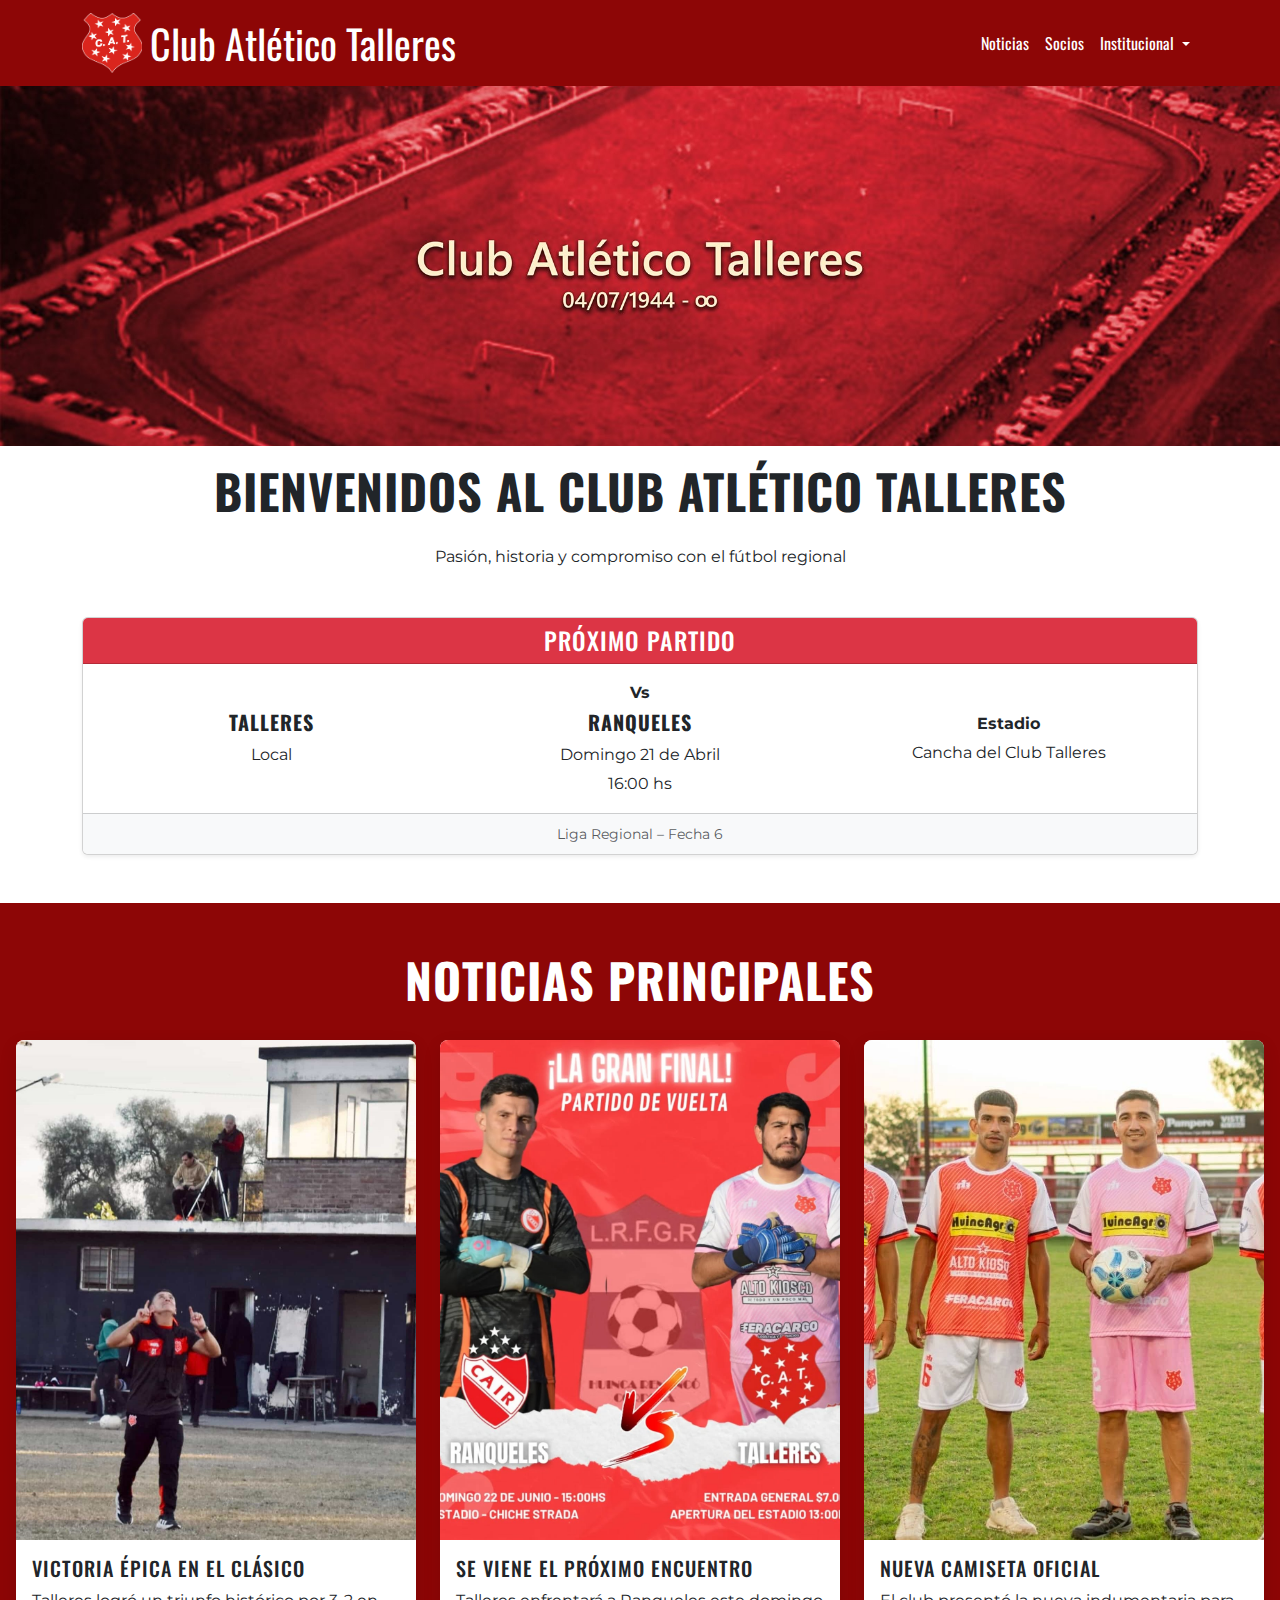
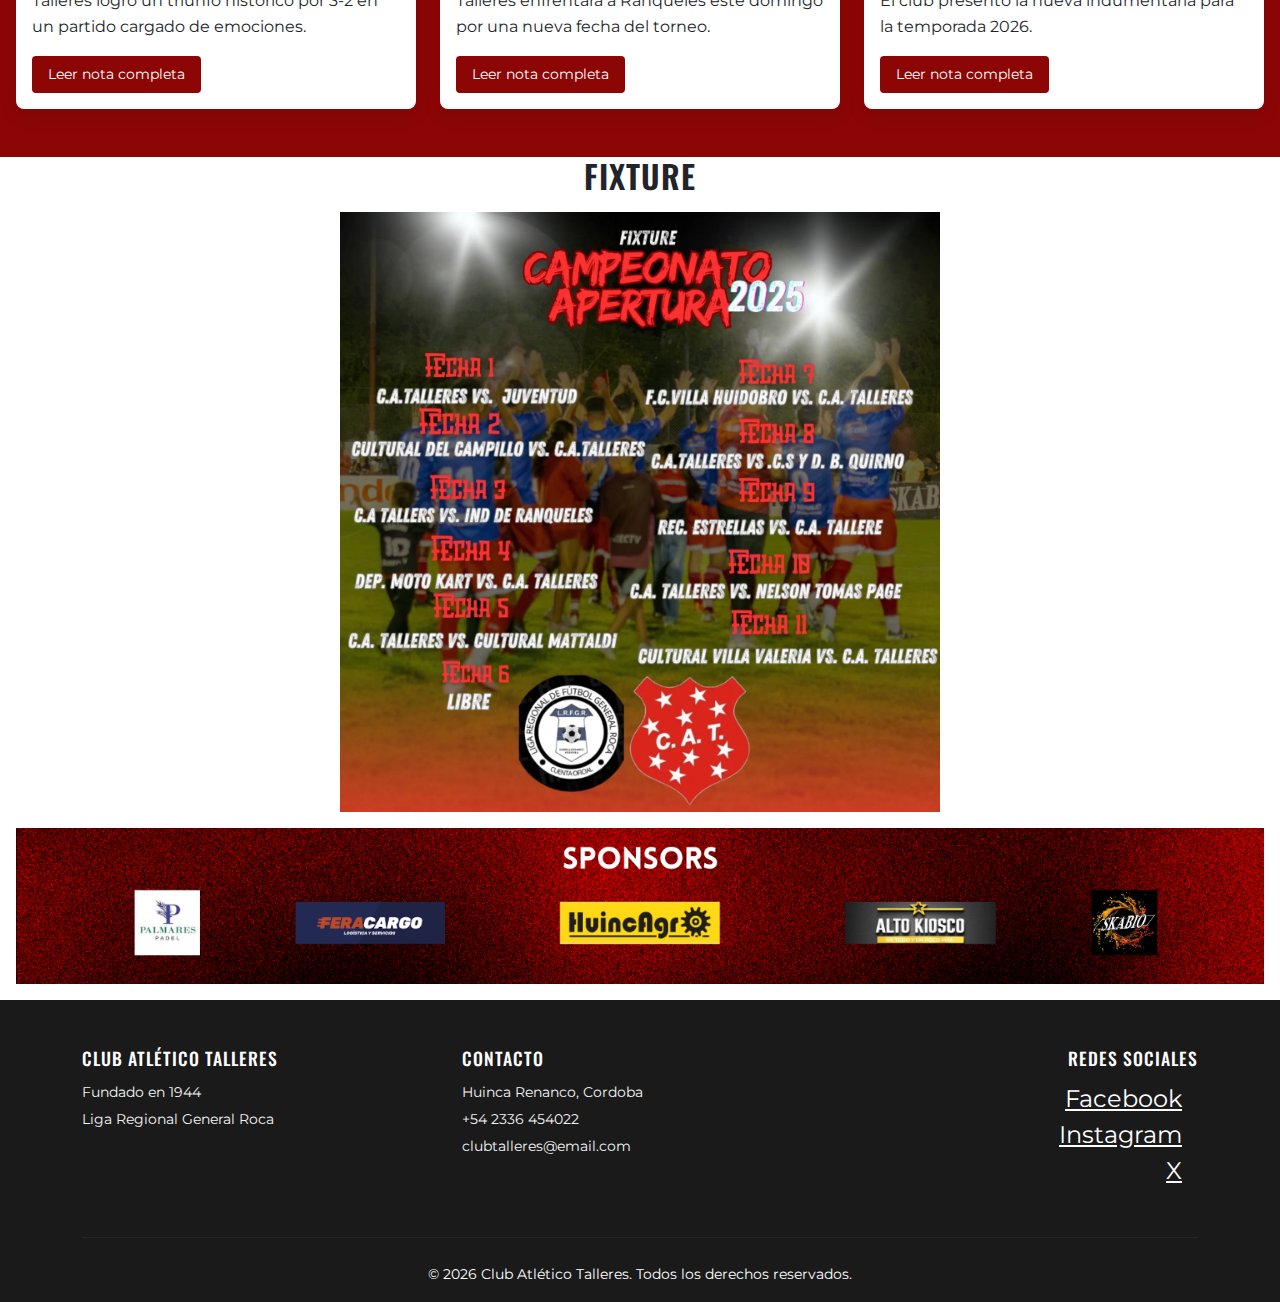
<file: index.html>
<!DOCTYPE html>
<html lang="es">
<head>
    <meta charset="UTF-8">
    <meta name="viewport" content="width=device-width, initial-scale=1.0">
    <meta name="description" content="Sitio oficial del Club atletico Talleres de Huinca Renanco, noticias socios e historia del club">
    <meta name="keywords" content="Club Atletico Talleres, Huinca Renancó, Liga Regional de Futbol General Roca, fútbol">
    <title>Club Atlético Talleres</title>

    <!-- Google fonts -->
    <link rel="preconnect" href="https://fonts.googleapis.com">
    <link rel="preconnect" href="https://fonts.gstatic.com" crossorigin>
    <link href="https://fonts.googleapis.com/css2?family=Montserrat:wght@300;400;500;600&family=Oswald:wght@400;500;600;700&display=swap" rel="stylesheet">


    <!-- Bootstrap -->
    <link href="https://cdn.jsdelivr.net/npm/bootstrap@5.0.2/dist/css/bootstrap.min.css" rel="stylesheet">

    <!-- Bootsrap icons -->
    <link rel="stylesheet" href="https://cdn.jsdelivr.net/npm/bootstrap-icons@1.10.5/font/bootstrap-icons.css">

    <!-- CSS Propio -->
    <link rel="stylesheet" href="css/styles.css">
</head>

<body>

  <!-- Navbar -->
  <nav class="navbar navbar-expand-lg navbar-dark">
    <div class="container">
      <img src="images/logo-cat.png" class="logo-nav" alt="escudo talleres">
      <a class="navbar-brand ms-2" href="#">Club Atlético Talleres</a>

      <button class="navbar-toggler" type="button" data-bs-toggle="collapse" data-bs-target="#navbarNav">
        <span class="navbar-toggler-icon"></span>
      </button>

      <div class="collapse navbar-collapse" id="navbarNav">
        <ul class="navbar-nav ms-auto">
          <li class="nav-item">
            <a class="nav-link" href="pages/noticias.html">Noticias</a>
          </li>
          <li class="nav-item">
            <a class="nav-link" href="pages/socios.html">Socios</a>
          </li>
          <li class="nav-item dropdown">
            <a class="nav-link dropdown-toggle" href="#" role="button" data-bs-toggle="dropdown">
              Institucional
            </a>
            <ul class="dropdown-menu">
              <li><a class="dropdown-item" href="pages/historia.html">Historia</a></li>
            </ul>
          </li>
        </ul>
      </div>
    </div>
  </nav>

    <!-- Hero -->
  <section class="hero">
      <div class="hero-content">
        <img src="images/ovalo-metalico.jpg" class="banner" alt="ovalo metalico">
        <div class="hero-text">
          <h1 class="hero-title" style="text-align: center; padding: 1rem;">Bienvenidos al Club Atlético Talleres</h1>
          <p class="hero-subtitle" style="text-align: center;">Pasión, historia y compromiso con el fútbol regional</p>
  </section>

    <!-- Próximo Partido -->
  <section class="proximo-partido my-5">
      <div class="container">
        <div class="card text-center shadow-sm">
          <div class="card-header bg-danger text-white">
            <h2 class="h4 mb-0">Próximo Partido</h2>
          </div>

          <div class="card-body">
            <div class="row align-items-center">
              
              <!-- Equipo local -->
              <div class="col-md-4 mb-3 mb-md-0">
                <h5 class="fw-bold">Talleres</h5>
                <p class="mb-0">Local</p>
              </div>

              <!-- Información del partido -->
              <div class="col-md-4 mb-3 mb-md-0">
                <p class="mb-1"><strong>Vs</strong></p>
                <h5 class="fw-bold">Ranqueles</h5>
                <p class="mb-1">Domingo 21 de Abril</p>
                <p class="mb-0">16:00 hs</p>
              </div>

              <!-- Estadio -->
              <div class="col-md-4">
                <p class="mb-1"><strong>Estadio</strong></p>
                <p class="mb-0">Cancha del Club Talleres</p>
              </div>

            </div>
          </div>

          <div class="card-footer bg-light">
            <small class="text-muted">Liga Regional – Fecha 6</small>
          </div>
        </div>
      </div>
  </section>

  <section class="noticias">
      <h1 class="noticias-title">Noticias Principales</h1>

      <div class="noticias-grid">
        <!-- Noticia 1 -->
        <article class="noticia-card">
          <img src="images/Victoria.jpg" alt="entrenador festejando">
          <div class="noticia-content">
            <h5>Victoria épica en el clásico</h5>
            <p>
              Talleres logró un triunfo histórico por 3-2 en un partido cargado de emociones.
            </p>
            <a href="pages/noticias.html" class="btn-primary">Leer nota completa</a>
          </div>
        </article>

        <!-- Noticia 2 -->
        <article class="noticia-card">
          <img src="images/proximo partido.jfif" alt="Proximo partido">
          <div class="noticia-content">
            <h5>Se viene el próximo encuentro</h5>
            <p>
              Talleres enfrentará a Ranqueles este domingo por una nueva fecha del torneo.
            </p>
            <a href="pages/noticias.html" class="btn-primary">Leer nota completa</a>
          </div>
        </article>

        <!--noticia 3 -->
        <article class="noticia-card">
          <img src="images/camiseta.jfif" alt="Presentacion de camiseta nueva">
          <div class="noticia-content">
            <h5>Nueva camiseta oficial</h5>
            <p>
              El club presentó la nueva indumentaria para la temporada 2026.
            </p>
            <a href="pages/noticias.html" class="btn-primary">Leer nota completa</a>
          </div>
        </article>
      </div>
  </section>

    <!-- Fixture -->
  <section class="fixture">
      <div>
        <h2 class="mb-3">Fixture</h2>
        <img src="images/fixture.jfif" class="images-fixture" alt="fixture del club">
      </div>
  </section>

  <!-- Sponsors -->
  <section class="sponsors">
      <div>
        <img src="images/sponsors images/SPONSORS.png" class="sponsors-image" alt="sponsors">
      </div>
  </section>

<!-- Footer -->
<footer class="footer">
  <div class="container">
    <div class="row">

      <!-- Info del club -->
      <div class="col-md-4 mb-4">
        <h5 class="footer-title">Club Atlético Talleres</h5>
        <p class="mb-1">Fundado en 1944</p>
        <p class="mb-0">Liga Regional General Roca</p>
      </div>

      <!-- Contacto -->
      <div class="col-md-4 mb-4">
        <h5 class="footer-title">Contacto</h5>
        <p class="mb-1"> Huinca Renanco, Cordoba</p>
        <p class="mb-1"> +54 2336 454022</p>
        <p class="mb-0"> clubtalleres@email.com</p>
      </div>

      <!-- Redes sociales -->
      <div class="col-md-4 mb-4 text-md-end">
        <h5 class="footer-title">Redes Sociales</h5>
        <div class="footer-redes">
          <a href="https://www.facebook.com/ClubAtleticoTalleresHca?locale=es_LA" aria-label="Facebook">Facebook</a>
          <a href="https://www.instagram.com/clubatleticotalleres.oficial/" aria-label="Instagram">Instagram</a>
          <a href="#" aria-label="Twitter">X</a>
        </div>
      </div>

    </div>

    <hr class="footer-divider">

    <div class="text-center pb-3">
      <small>&copy; 2026 Club Atlético Talleres. Todos los derechos reservados.</small>
    </div>
  </div>
</footer>


<!-- Bootstrap JS -->
<script src="https://cdn.jsdelivr.net/npm/bootstrap@5.0.2/dist/js/bootstrap.bundle.min.js"></script>

</body>
</html>
</file>
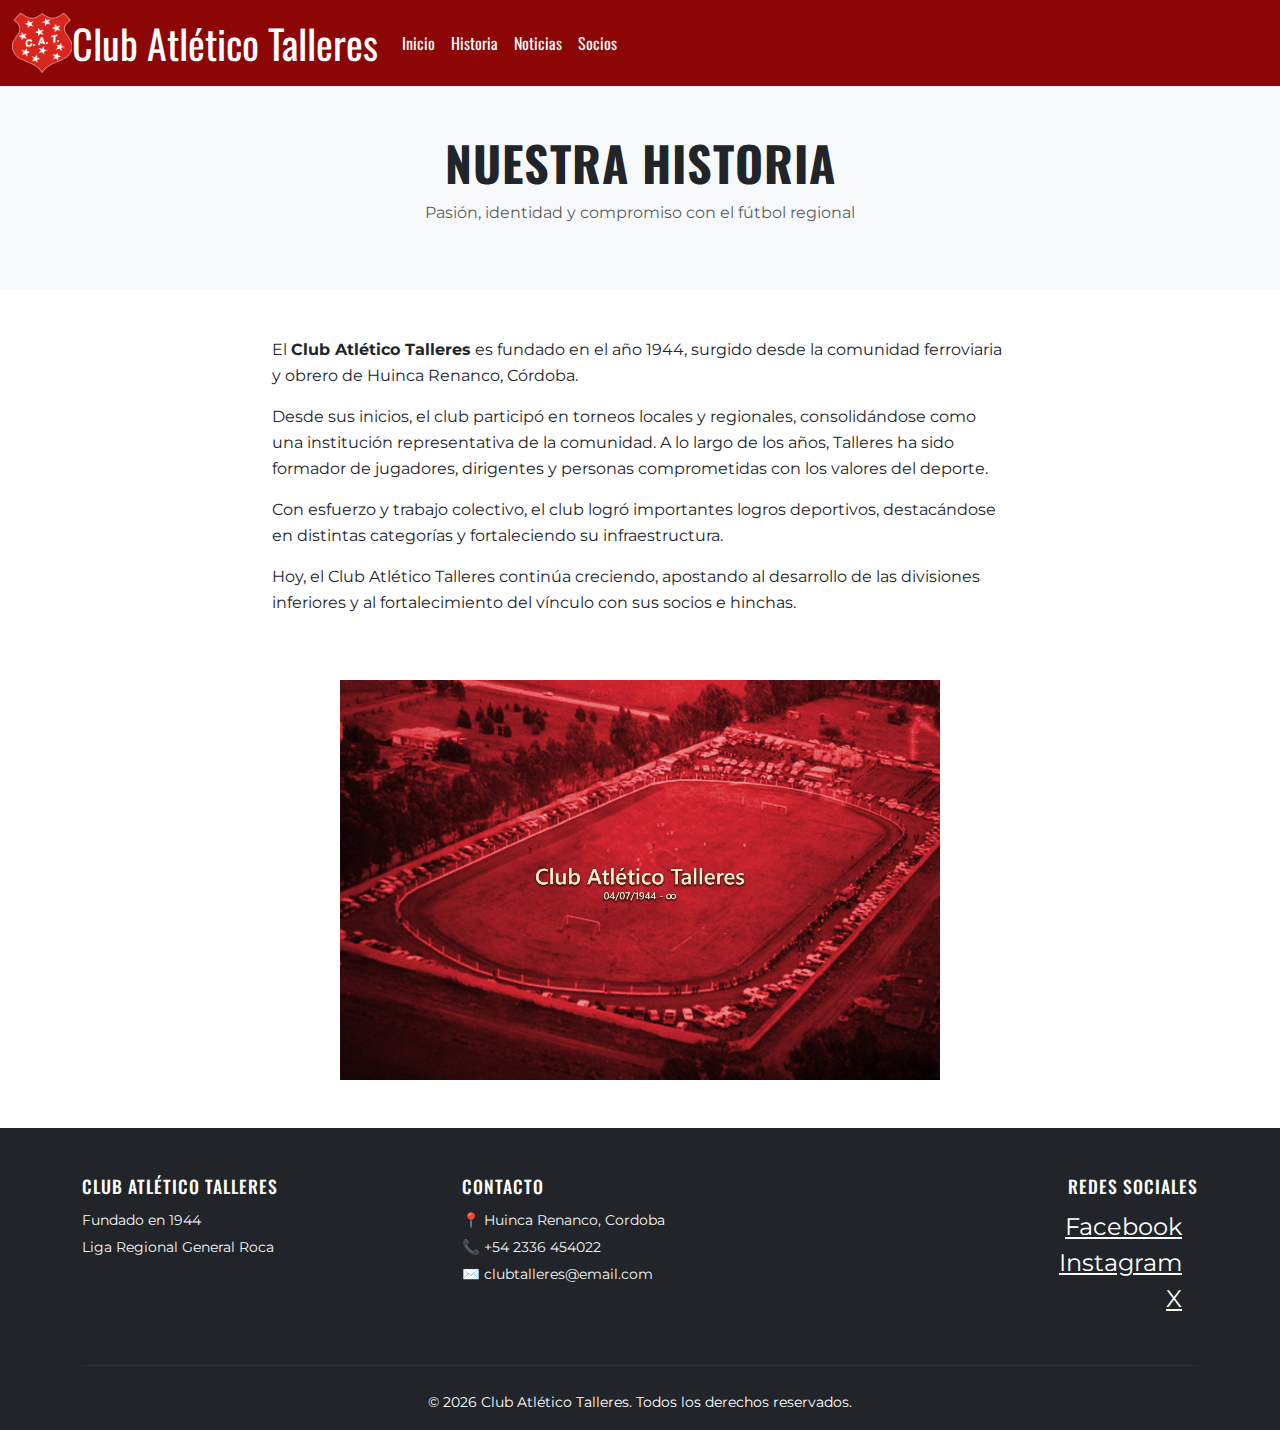
<file: pages/historia.html>
<!DOCTYPE html>
<html lang="en">
<head>
    <meta charset="UTF-8">
    <meta name="viewport" content="width=device-width, initial-scale=1.0">
    <meta name="description" content="Sitio oficial del Club atletico Talleres de Huinca Renanco, noticias socios e historia del club">
    <meta name="keywords" content="Club Atletico Talleres, Huinca Renancó, Liga Regional de Futbol General Roca, fútbol">
    <title>Historia | Club Atlético Talleres</title>

  <!--Google fonts  -->
  <link rel="preconnect" href="https://fonts.googleapis.com">
  <link rel="preconnect" href="https://fonts.gstatic.com" crossorigin>
  <link href="https://fonts.googleapis.com/css2?family=Montserrat:wght@300;400;500;600&family=Oswald:wght@400;500;600;700&display=swap" rel="stylesheet">

     <!-- Bootstrap -->
    <link href="https://cdn.jsdelivr.net/npm/bootstrap@5.0.2/dist/css/bootstrap.min.css" rel="stylesheet">

    <!-- CSS propio -->
    <link rel="stylesheet" href="../css/styles.css">
</head>
<body>
    
  <!-- Navbar -->
  <nav class="navbar navbar-expand-lg">
    <div class="container-fluid">
      <img src="../images/logo-cat.png" alt="Logo Club Atlético Talleres" style="width: 60px; height: 60px;">
      <a class="navbar-brand text-white" href="../index.html">Club Atlético Talleres</a>

      <button class="navbar-toggler" type="button" data-bs-toggle="collapse" data-bs-target="#navbarNav">
        <span class="navbar-toggler-icon"></span>
      </button>

      <div class="collapse navbar-collapse" id="navbarNav">
        <ul class="navbar-nav">
          <li class="nav-item">
            <a class="nav-link text-white" href="../index.html">Inicio</a>
          </li>
          <li class="nav-item">
            <a class="nav-link text-white active" href="#">Historia</a>
          </li>
          <li class="nav-item">
            <a class="nav-link text-white" href="noticias.html">Noticias</a>
          </li>
          <li class="nav-item">
            <a class="nav-link text-white" href="socios.html">Socios</a>
          </li>
        </ul>
      </div>
    </div>
  </nav>

  <!-- Header -->
  <header class="bg-light py-5 text-center">
    <div class="container">
      <h1>Nuestra Historia</h1>
      <p class="text-muted">
        Pasión, identidad y compromiso con el fútbol regional
      </p>
    </div>
  </header>

  <!-- Contenido principal -->
  <main class="my-5">
    <div class="container">
      <div class="row justify-content-center">
        <div class="col-md-8">

          <p>
            El <strong>Club Atlético Talleres</strong> es fundado en el año 1944, surgido desde la comunidad ferroviaria y obrero de Huinca Renanco, Córdoba.
          </p>

          <p>
            Desde sus inicios, el club participó en torneos locales y regionales,
            consolidándose como una institución representativa de la comunidad.
            A lo largo de los años, Talleres ha sido formador de jugadores,
            dirigentes y personas comprometidas con los valores del deporte.
          </p>

          <p>
            Con esfuerzo y trabajo colectivo, el club logró importantes logros
            deportivos, destacándose en distintas categorías y fortaleciendo su
            infraestructura.
          </p>

          <p>
            Hoy, el Club Atlético Talleres continúa creciendo, apostando al
            desarrollo de las divisiones inferiores y al fortalecimiento del
            vínculo con sus socios e hinchas.
          </p>

        </div>
      </div>
    </div>
  </main>

  <!-- Imagen institucional -->
  <section class="my-5">
    <div class="container text-center">
      <img
        src="../images/ovalo-metalico.jpg"
        style="width: 600px; height: auto;"
      >
    </div>
  </section>
  <!-- Footer -->
<footer class="footer bg-dark text-white pt-5">
  <div class="container">
    <div class="row">

      <!-- Info del club -->
      <div class="col-md-4 mb-4">
        <h5 class="footer-title">Club Atlético Talleres</h5>
        <p class="mb-1">Fundado en 1944</p>
        <p class="mb-0">Liga Regional General Roca</p>
      </div>

      <!-- Contacto -->
      <div class="col-md-4 mb-4">
        <h5 class="footer-title">Contacto</h5>
        <p class="mb-1">📍 Huinca Renanco, Cordoba</p>
        <p class="mb-1">📞 +54 2336 454022</p>
        <p class="mb-0">✉️ clubtalleres@email.com</p>
      </div>

      <!-- Redes sociales -->
      <div class="col-md-4 mb-4 text-md-end">
        <h5 class="footer-title">Redes Sociales</h5>
        <div class="footer-redes">
          <a href="https://www.facebook.com/ClubAtleticoTalleresHca?locale=es_LA" aria-label="Facebook">Facebook</a>
          <a href="https://www.instagram.com/clubatleticotalleres.oficial/" aria-label="Instagram">Instagram</a>
          <a href="#" aria-label="Twitter">X</a>
        </div>
      </div>
    </div>

    <hr class="footer-divider">

    <div class="text-center pb-3">
      <small>&copy; 2026 Club Atlético Talleres. Todos los derechos reservados.</small>
    </div>
  </div>
</footer>



  <!-- Bootstrap JS -->
  <script src="https://cdn.jsdelivr.net/npm/bootstrap@5.0.2/dist/js/bootstrap.bundle.min.js"></script>
</body>
</html>
</file>
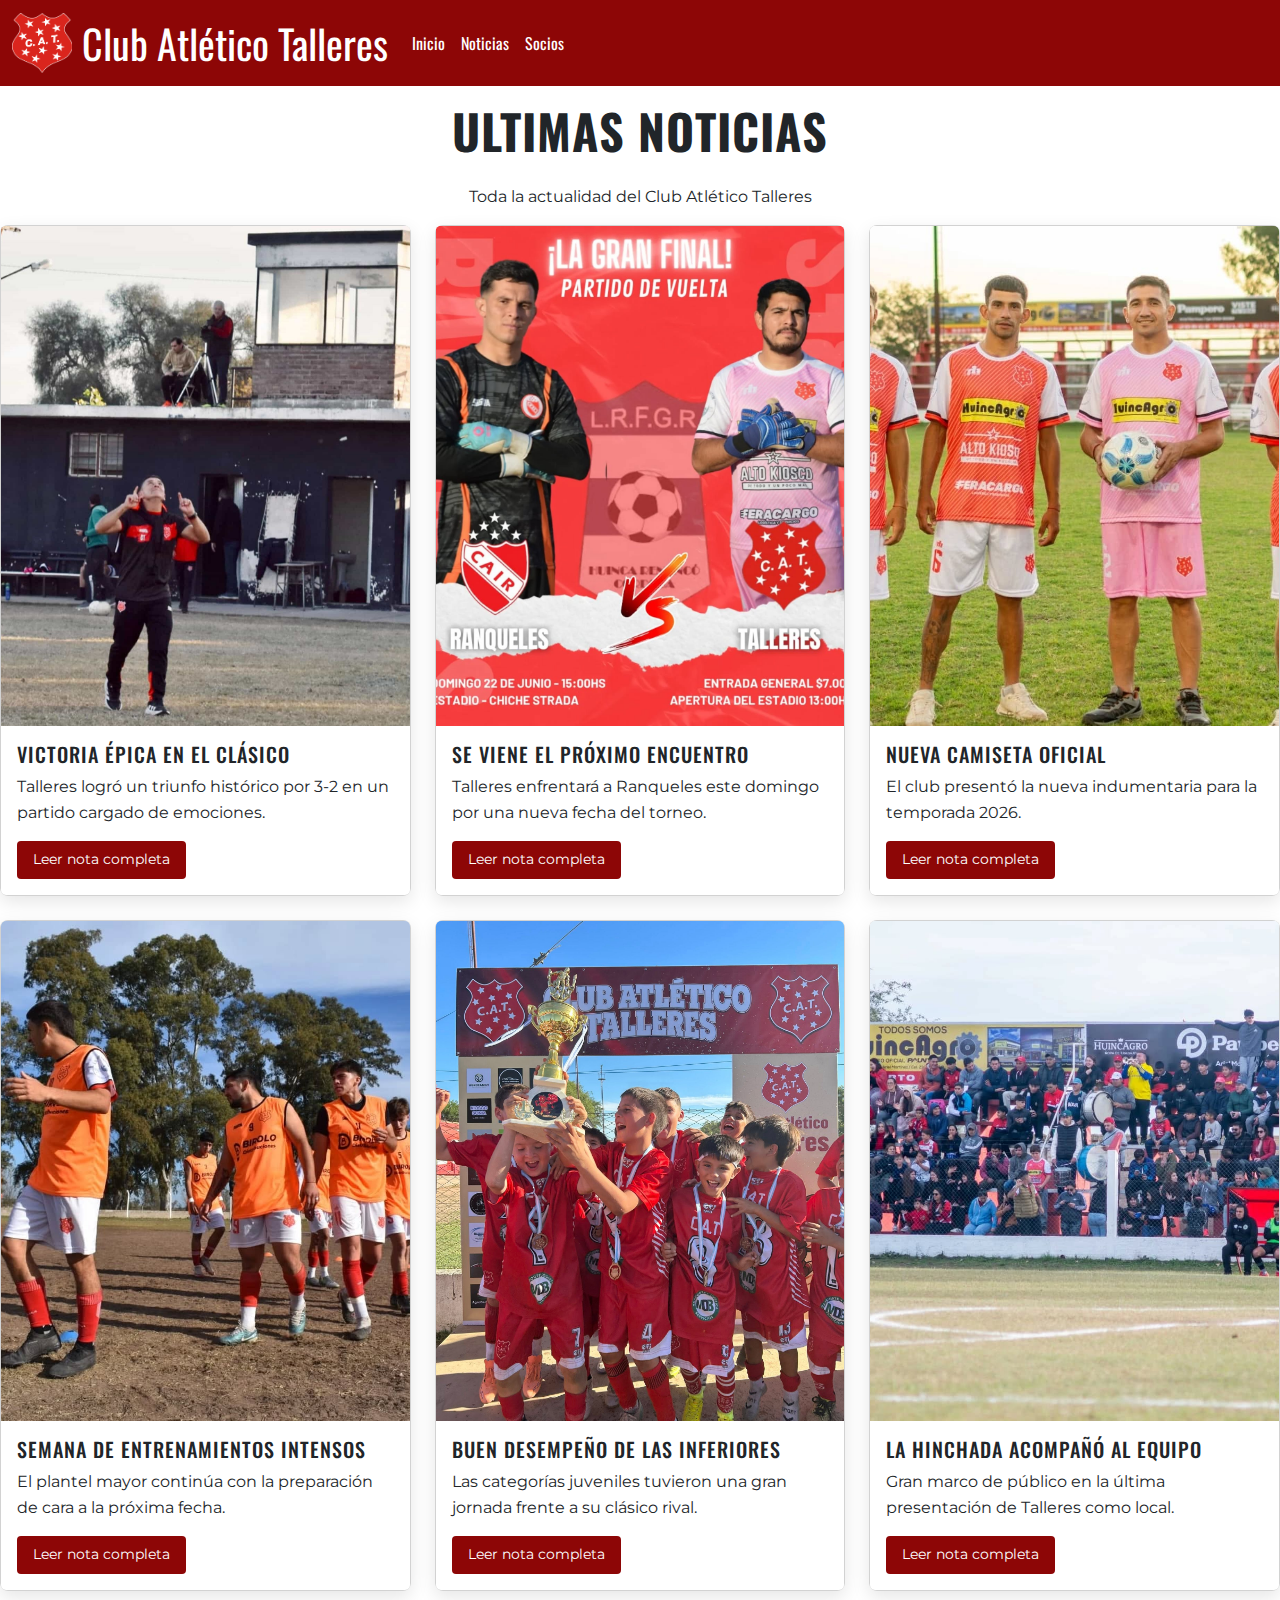
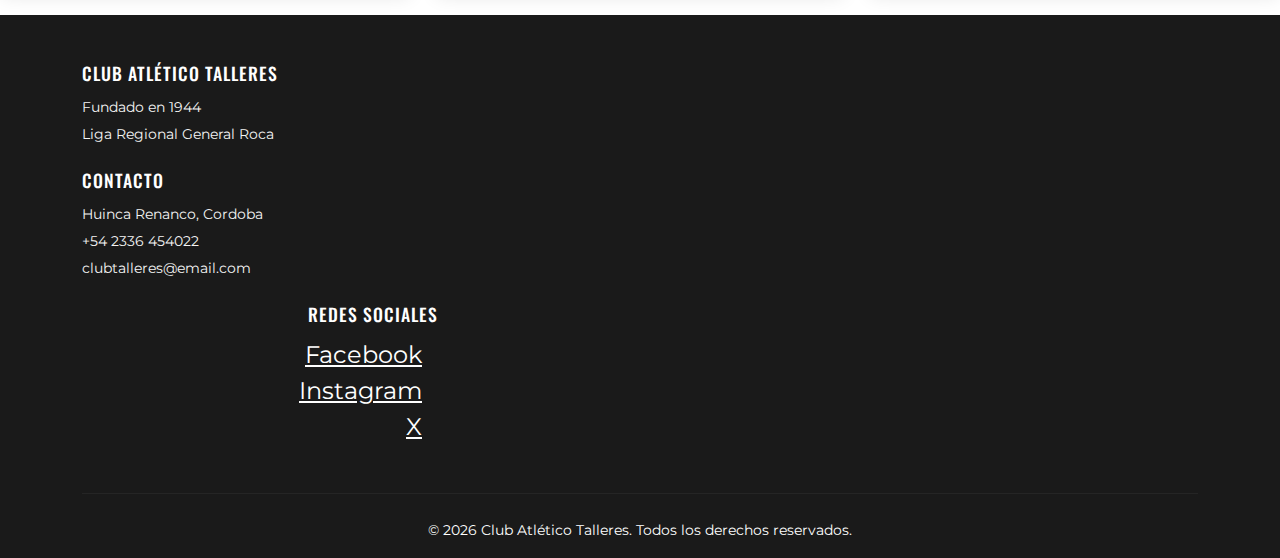
<file: pages/noticias.html>
<!DOCTYPE html>
<html lang="es">
<head>
  <meta charset="UTF-8">
  <meta name="viewport" content="width=device-width, initial-scale=1.0">
  <meta name="description" content="Sitio oficial del Club atletico Talleres de Huinca Renanco, noticias socios e historia del club">
  <meta name="keywords" content="Club Atletico Talleres, Huinca Renancó, Liga Regional de Futbol General Roca, fútbol">
  <title>Últimas Noticias | Club Atlético Talleres</title>

  <!-- Googl fonts -->
  <link rel="preconnect" href="https://fonts.googleapis.com">
  <link rel="preconnect" href="https://fonts.gstatic.com" crossorigin>
  <link href="https://fonts.googleapis.com/css2?family=Montserrat:wght@300;400;500;600&family=Oswald:wght@400;500;600;700&display=swap" rel="stylesheet">


  <!-- Bootstrap -->
  <link href="https://cdn.jsdelivr.net/npm/bootstrap@5.0.2/dist/css/bootstrap.min.css" rel="stylesheet">

  <!-- CSS propio -->
  <link rel="stylesheet" href="../css/styles.css">
</head>

<body>

  <!-- Navbar -->
  <nav class="navbar navbar-expand-lg">
    <div class="container-fluid">
      <img src="../images/logo-cat.png" alt="Logo Club Atlético Talleres" class="logo-nav" style="width: 60px; height: 60px; margin-right: 10px; ">
      <a class="navbar-brand text-white" href="../index.html">Club Atlético Talleres</a>

      <button class="navbar-toggler" type="button" data-bs-toggle="collapse" data-bs-target="#navbarNav">
        <span class="navbar-toggler-icon"></span>
      </button>

      <div class="collapse navbar-collapse" id="navbarNav">
        <ul class="navbar-nav">
          <li class="nav-item">
            <a class="nav-link text-white" href="../index.html">Inicio</a>
          </li>
          <li class="nav-item">
            <a class="nav-link text-white active" href="noticias.html">Noticias</a>
          </li>
          <li class="nav-item">
            <a class="nav-link text-white" href="../pages/socios.html">Socios</a>
          </li>
        </ul>
      </div>
    </div>
  </nav>

  <!-- Header de sección -->
  <header>
    <div >
      <h1 style="text-align: center; padding: 1rem;">Ultimas Noticias</h1>
      <p style="text-align: center;">Toda la actualidad del Club Atlético Talleres</p>
    </div>
  </header>

  <!-- Listado de noticias -->
 <section class="noticias-grid">

  <!-- Noticia 1 -->
  <div class="noticia-card">
    <div class="card h-100">
      <img src="../images/Victoria.jpg" alt="entrenador festejando">
      <div class="card-body">
        <h5 class="card-title">Victoria épica en el clásico</h5>
        <p class="card-text">
          Talleres logró un triunfo histórico por 3-2 en un partido cargado de emociones.
        </p>
        <a href="#" class="btn btn-primary">Leer nota completa</a>
      </div>
    </div>
  </div>

  <!-- Noticia 2 -->
  <div class="noticia-card">
    <div class="card h-100">
      <img src="../images/proximo partido.jfif" alt="p partido">
      <div class="card-body">
        <h5 class="card-title">Se viene el próximo encuentro</h5>
        <p class="card-text">
          Talleres enfrentará a Ranqueles este domingo por una nueva fecha del torneo.
        </p>
        <a href="#" class="btn btn-primary">Leer nota completa</a>
      </div>
    </div>
  </div>

  <!-- Noticia 3 -->
  <div class="noticia-card">
    <div class="card h-100">
      <img src="../images/camiseta.jfif" class="card-img-top" alt="Nueva camiseta">
      <div class="card-body">
        <h5 class="card-title">Nueva camiseta oficial</h5>
        <p class="card-text">
          El club presentó la nueva indumentaria para la temporada 2026.
        </p>
        <a href="#" class="btn btn-primary">Leer nota completa</a>
      </div>
    </div>
  </div>

  <!-- Noticia 4 -->
  <div class="noticia-card">
    <div class="card h-100">
      <img src="../images/entrenamiento.jfif" class="card-img-top" alt="Entrenamiento semanal">
      <div class="card-body">
        <h5 class="card-title">Semana de entrenamientos intensos</h5>
        <p class="card-text">
          El plantel mayor continúa con la preparación de cara a la próxima fecha.
        </p>
        <a href="#" class="btn btn-primary">Leer nota completa</a>
      </div>
    </div>
  </div>

  <!-- Noticia 5 -->
  <div class="noticia-card">
    <div class="card h-100">
      <img src="../images/inferiores-images/inferiores1.jpg" class="card-img-top" alt="Inferiores">
      <div class="card-body">
        <h5 class="card-title">Buen desempeño de las inferiores</h5>
        <p class="card-text">
          Las categorías juveniles tuvieron una gran jornada frente a su clásico rival.
        </p>
        <a href="#" class="btn btn-primary">Leer nota completa</a>
      </div>
    </div>
  </div>

  <!-- Noticia 6 -->
  <div class="noticia-card">
    <div class="card">
      <img src="../images/hinchada.jfif" class="card-img-top" alt="Hinchada">
      <div class="card-body">
        <h5 class="card-title">La hinchada acompañó al equipo</h5>
        <p class="card-text">
          Gran marco de público en la última presentación de Talleres como local.
        </p>
        <a href="#" class="btn btn-primary">Leer nota completa<a>
        </div>
      </div>
    </div>
  </div>
  </section>
  <!-- Footer -->
<!-- Footer -->
<footer class="footer">
  <div class="container">
    <div class="row">

      <!-- Info del club -->
      <div class="col-md-4 mb-4">
        <h5 class="footer-title">Club Atlético Talleres</h5>
        <p class="mb-1">Fundado en 1944</p>
        <p class="mb-0">Liga Regional General Roca</p>
      </div>

      <!-- Contacto -->
      <div class="col-md-4 mb-4">
        <h5 class="footer-title">Contacto</h5>
        <p class="mb-1"> Huinca Renanco, Cordoba</p>
        <p class="mb-1"> +54 2336 454022</p>
        <p class="mb-0"> clubtalleres@email.com</p>
      </div>

      <!-- Redes sociales -->
      <div class="col-md-4 mb-4 text-md-end">
        <h5 class="footer-title">Redes Sociales</h5>
        <div class="footer-redes">
          <a href="https://www.facebook.com/ClubAtleticoTalleresHca?locale=es_LA" aria-label="Facebook">Facebook</a>
          <a href="https://www.instagram.com/clubatleticotalleres.oficial/" aria-label="Instagram">Instagram</a>
          <a href="#" aria-label="Twitter">X</a>
        </div>
      </div>

    </div>

    <hr class="footer-divider">

    <div class="text-center pb-3">
      <small>&copy; 2026 Club Atlético Talleres. Todos los derechos reservados.</small>
    </div>
  </div>
</footer>



  <!-- Bootstrap JS -->
  <script src="https://cdn.jsdelivr.net/npm/bootstrap@5.0.2/dist/js/bootstrap.bundle.min.js"></script>

</body>
</html>
</file>
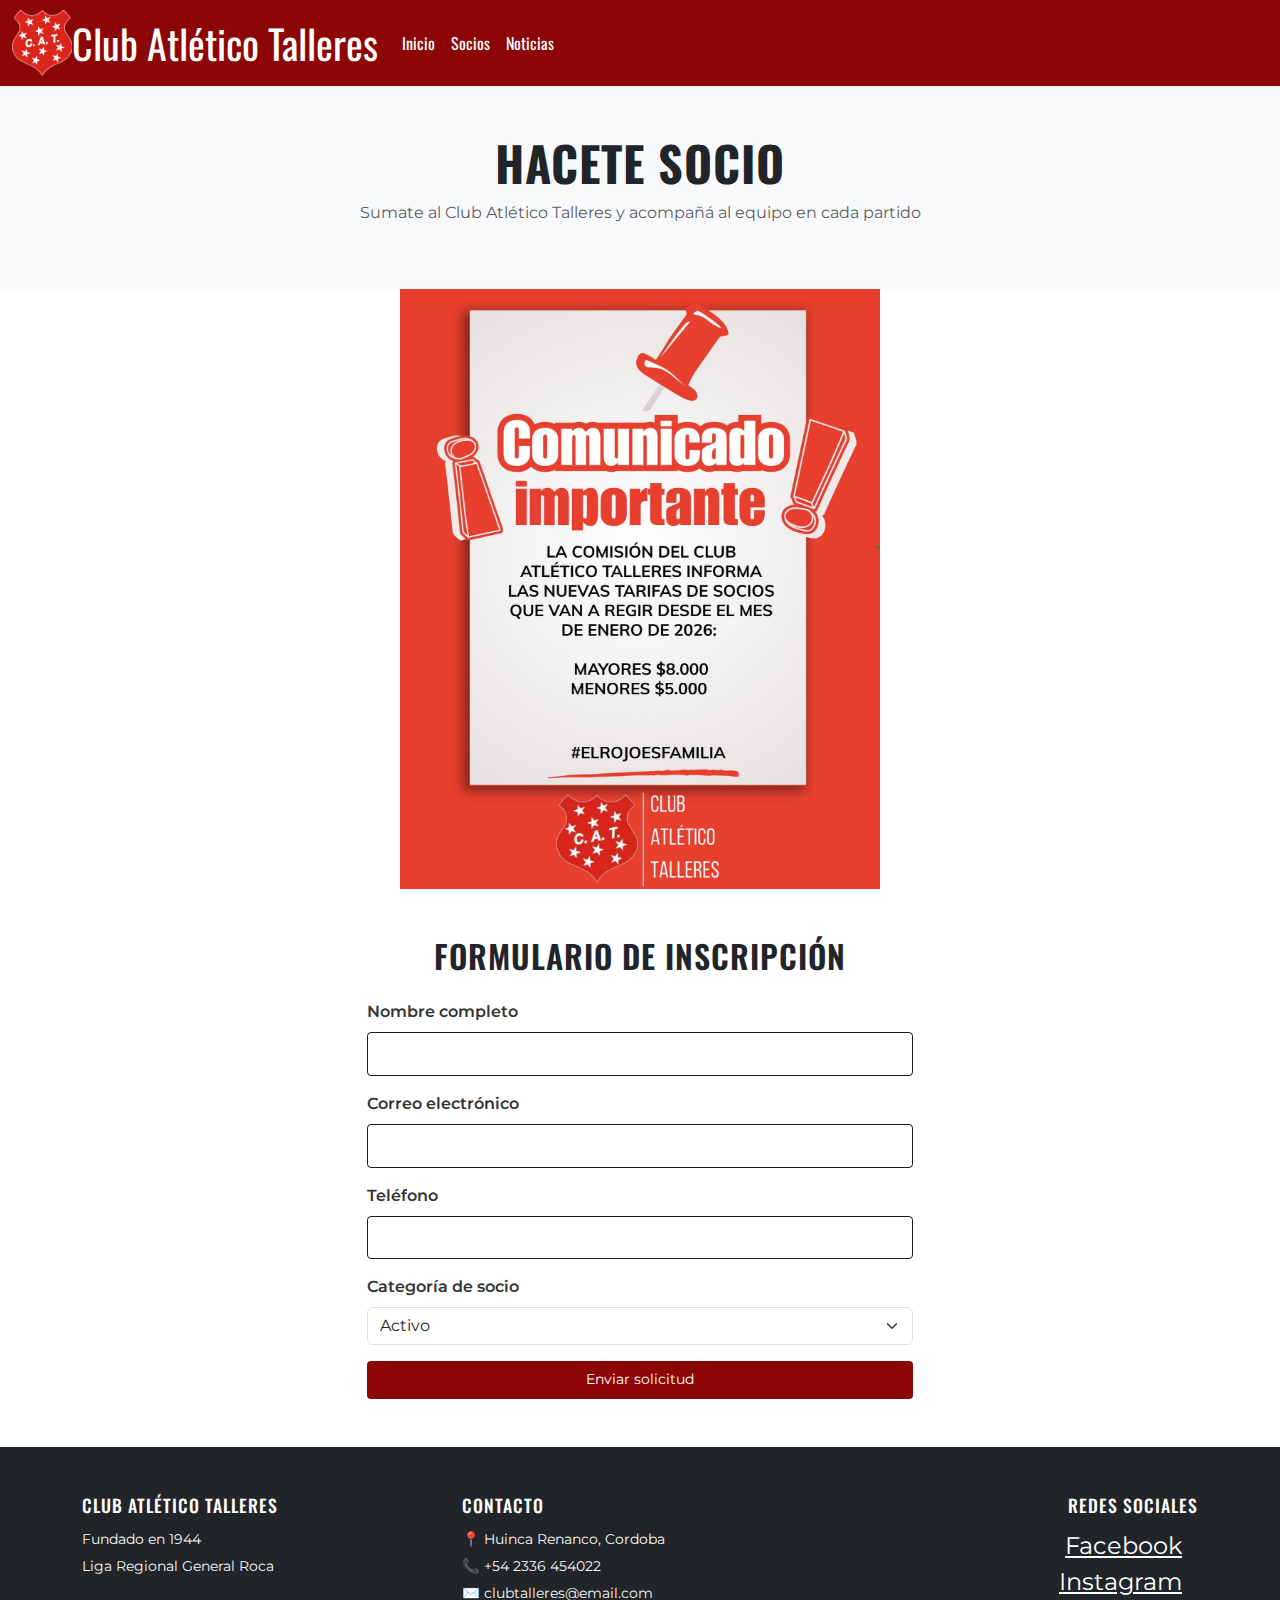
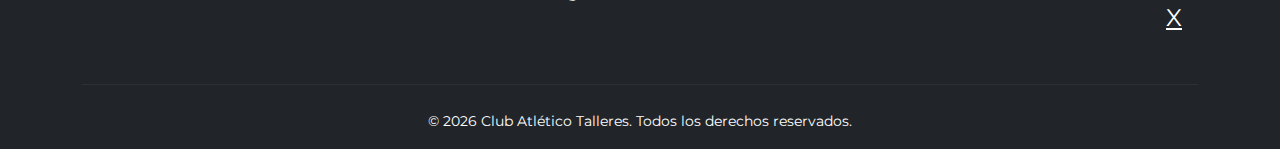
<file: pages/socios.html>
<!DOCTYPE html>
<html lang="es">
<head>
  <meta charset="UTF-8">
  <meta name="viewport" content="width=device-width, initial-scale=1.0">
  <meta name="description" content="Sitio oficial del Club atletico Talleres de Huinca Renanco, noticias socios e historia del club">
  <meta name="keywords" content="Club Atletico Talleres, Huinca Renancó, Liga Regional de Futbol General Roca, fútbol">
  <title>Socios | Club Atlético Talleres</title>

  <!-- Google fonts -->
  <link rel="preconnect" href="https://fonts.googleapis.com">
  <link rel="preconnect" href="https://fonts.gstatic.com" crossorigin>
  <link href="https://fonts.googleapis.com/css2?family=Montserrat:wght@300;400;500;600&family=Oswald:wght@400;500;600;700&display=swap" rel="stylesheet">


  <!-- Bootstrap -->
  <link href="https://cdn.jsdelivr.net/npm/bootstrap@5.0.2/dist/css/bootstrap.min.css" rel="stylesheet">

  <!-- CSS propio -->
  <link rel="stylesheet" href="../css/styles.css">
</head>

<body>

  <!-- Navbar -->
  <nav class="navbar navbar-expand-lg">
    <div class="container-fluid">
      <img src="../images/logo-cat.png" alt="Logo Club Atlético Talleres" style="width: 60px;">
      <a class="navbar-brand text-white" href="../index.html">Club Atlético Talleres</a>

      <button class="navbar-toggler" type="button" data-bs-toggle="collapse" data-bs-target="#navbarNav">
        <span class="navbar-toggler-icon"></span>
      </button>

      <div class="collapse navbar-collapse" id="navbarNav">
        <ul class="navbar-nav">
          <li class="nav-item">
            <a class="nav-link text-white" href="../index.html">Inicio</a>
          </li>
          <li class="nav-item">
            <a class="nav-link text-white active" href="socios.html">Socios</a>
          </li>
          <li class="nav-item">
            <a class="nav-link text-white" href="noticias.html">Noticias</a>
          </li>
        </ul>
      </div>
    </div>
  </nav>

  <!-- Header -->
  <header class="bg-light py-5 text-center">
    <div class="container">
      <h1>Hacete Socio</h1>
      <p class="text-muted">
        Sumate al Club Atlético Talleres y acompañá al equipo en cada partido
      </p>
    </div>
  </header>

  <!-- Imagen -->
  <section>
    <div>
      <img
        src="../images/socios.jpg" class="info-socios">
    </div>
  </section>

  <!-- Formulario -->
  <section class="my-5">
    <div class="container">
      <div class="row justify-content-center">
        <div class="col-md-6">

          <h2 class="mb-4 text-center">Formulario de inscripción</h2>

          <form>
            <div class="mb-3">
              <label for="nombre" class="form-label">Nombre completo</label>
              <input type="text" class="form-control" id="nombre" required>
            </div>

            <div class="mb-3">
              <label for="email" class="form-label">Correo electrónico</label>
              <input type="email" class="form-control" id="email" required>
            </div>

            <div class="mb-3">
              <label for="telefono" class="form-label">Teléfono</label>
              <input type="tel" class="form-control" id="telefono">
            </div>

            <div class="mb-3">
              <label for="categoria" class="form-label">Categoría de socio</label>
              <select class="form-select" id="categoria">
                <option>Activo</option>
                <option>Juvenil</option>
                <option>Infantil</option>
                <option>Adherente</option>
              </select>
            </div>

            <div class="d-grid">
              <button type="submit" class="btn btn-primary">
                Enviar solicitud
              </button>
            </div>
          </form>

        </div>
      </div>
    </div>
  </section>
<!-- Footer -->
<footer class="footer bg-dark text-white pt-5">
  <div class="container">
    <div class="row">

      <!-- Info del club -->
      <div class="col-md-4 mb-4">
        <h5 class="footer-title">Club Atlético Talleres</h5>
        <p class="mb-1">Fundado en 1944</p>
        <p class="mb-0">Liga Regional General Roca</p>
      </div>

      <!-- Contacto -->
      <div class="col-md-4 mb-4">
        <h5 class="footer-title">Contacto</h5>
        <p class="mb-1">📍 Huinca Renanco, Cordoba</p>
        <p class="mb-1">📞 +54 2336 454022</p>
        <p class="mb-0">✉️ clubtalleres@email.com</p>
      </div>

      <!-- Redes sociales -->
      <div class="col-md-4 mb-4 text-md-end">
        <h5 class="footer-title">Redes Sociales</h5>
        <div class="footer-redes">
          <a href="https://www.facebook.com/ClubAtleticoTalleresHca?locale=es_LA" aria-label="Facebook">Facebook</a>
          <a href="https://www.instagram.com/clubatleticotalleres.oficial/" aria-label="Instagram">Instagram</a>
          <a href="#" aria-label="Twitter">X</a>
        </div>
      </div>
    </div>

    <hr class="footer-divider">

    <div class="text-center pb-3">
      <small>&copy; 2026 Club Atlético Talleres. Todos los derechos reservados.</small>
    </div>
  </div>
</footer>



  <!-- Bootstrap JS -->
  <script src="https://cdn.jsdelivr.net/npm/bootstrap@5.0.2/dist/js/bootstrap.bundle.min.js"></script>

</body>
</html>
</file>
<file: css/styles.css>
/* UTILITIES */
/*VARIABLES PRINCIPALES*/
/* BASE - RESET */
* {
  padding: 0;
  margin: 0;
  box-sizing: border-box;
}

body {
  font-family: "Montserrat", sans-serif;
}

h1, h2, h3, h4, h5 {
  font-family: "Oswald", sans-serif;
  letter-spacing: 1px;
  text-transform: uppercase;
}

/*  LAYOUT  */
/* Footer */
.footer {
  background-color: #1a1a1a;
  color: #ffffff;
  font-family: "Montserrat" sans-serif, oswald, sans-serif;
  padding-top: 3rem;
}
.footer .footer-title {
  font-size: 1.1rem;
  margin-bottom: 0.75rem;
}
.footer p {
  font-size: 0.9rem;
  color: #f4f4f4;
}
.footer .footer-redes a {
  display: block;
  color: #ffffff;
  font-size: 1.5rem;
  margin-right: 1rem;
  transition: color 0.3s ease;
}
.footer .footer-redes a:hover {
  color: #8d0606;
}
.footer .footer-divider {
  border-color: rgba(255, 255, 255, 0.2);
  margin: 1.5rem 0;
}
.footer small {
  color: #ffffff;
}

/*Navbar*/
.navbar {
  background-color: #8d0606;
  font-family: "Montserrat";
}

.navbar-brand {
  color: #ffffff;
  font-size: 2.5rem;
  font-family: oswald, sans-serif;
}
.navbar-brand:hover {
  color: #ffffff;
}

.nav-link {
  color: #ffffff;
  font-family: oswald, sans-serif;
  font-size: 1rem;
}
.nav-link:hover {
  color: #ffffff;
  text-overflow: clip;
}

.dropdown-menu {
  background-color: #ffffff;
  border: none;
}

.dropdown-item {
  color: #1a1a1a;
}
.dropdown-item:hover {
  background-color: #f4f4f4;
  color: #8d0606;
}

.logo-nav {
  width: 60px;
  height: 60px;
}

/* body general */
h1 {
  font-size: 3rem;
  font-weight: 700;
}

h2 {
  font-size: 2rem;
  font-weight: 600;
}

p {
  font-weight: 400;
  line-height: 1.6;
}

/*banner del hero*/
.banner {
  width: 100vw;
  max-height: 40vh;
  object-fit: cover;
  margin-left: calc(50% - 50vw);
}

/*section del sponsor*/
.sponsors-image {
  width: 100vw;
  max-height: 40vh;
  object-fit: cover;
  padding: 1rem;
  margin-left: calc(50% - 50vw);
}

/*socios page*/
.info-socios {
  height: 600px;
  width: auto;
  display: block;
  margin-left: auto;
  margin-right: auto;
}

/*Fixture*/
.fixture {
  text-align: center;
  align-content: center;
}
.fixture .images-fixture {
  width: 600px;
  height: auto;
  object-fit: cover;
  display: block;
  margin-left: auto;
  margin-right: auto;
}

.noticias {
  padding: 3rem 1rem;
  background-color: #8d0606;
}
.noticias-title {
  text-align: center;
  color: #ffffff;
  margin-bottom: 2rem;
}

/* COMPONENTES */
.btn {
  display: inline-block;
  border-radius: 4px;
  padding: 0.5rem;
  border: none;
  cursor: pointer;
}

/*boton principal*/
.btn-primary {
  display: inline-block;
  padding: 0.5rem 1rem;
  background-color: #8d0606;
  color: #ffffff;
  border-radius: 4px;
  text-decoration: none;
  font-size: 0.9rem;
  transition: background-color 0.3s ease;
}
.btn-primary:hover {
  background-color: darken #8d0606, 10%;
}

/*boton secundario*/
.btn-outline {
  background-color: transparent;
  color: #8d0606;
  border: 2px solid #8d0606;
}
.btn-outline:hover {
  background-color: #8d0606;
  color: #ffffff;
}

/*cards para las noticias*/
.noticias {
  padding: 3rem 1rem;
}
.noticias-title {
  text-align: center;
  margin-bottom: 2rem;
}

.noticias-grid {
  display: grid;
  grid-template-columns: repeat(3, 1fr);
  gap: 1.5rem;
}

/* Card */
.noticia-card {
  background: #fff;
  border-radius: 8px;
  overflow: hidden;
  box-shadow: 0 6px 18px rgba(0, 0, 0, 0.1);
  transition: transform 0.3s ease, box-shadow 0.3s ease;
}
.noticia-card:hover {
  transform: translateY(-6px);
  box-shadow: 0 12px 28px rgba(0, 0, 0, 0.15);
}
.noticia-card img {
  width: 100%;
  height: 500px;
  object-fit: cover;
}

.noticia-content {
  padding: 1rem;
}
.noticia-content h5 {
  margin-bottom: 0.5rem;
}
.noticia-content p {
  font-size: 1rem;
  margin-bottom: 1rem;
}

.form-control {
  border-radius: 4px;
  border: 1px solid #1a1a1a;
  padding: 0.6rem 0.75rem;
  font-size: 0.95rem;
}
.form-control:focus {
  border-color: #8d0606;
  box-shadow: 0 0 0 0.15rem rgba(141, 6, 6, 0.25);
}

label {
  font-weight: 600;
  margin-bottom: 0.3rem;
  color: #333333;
}

/*contenedor del formulario*/
.form-wrapper {
  background-color: #ffffff;
  padding: 2rem;
  border-radius: 6px;
  box-shadow: 0 4px 10px rgba(0, 0, 0, 0.08);
}

.form-group {
  margin-bottom: 1.2rem;
}

/*# sourceMappingURL=styles.css.map */
</file>
